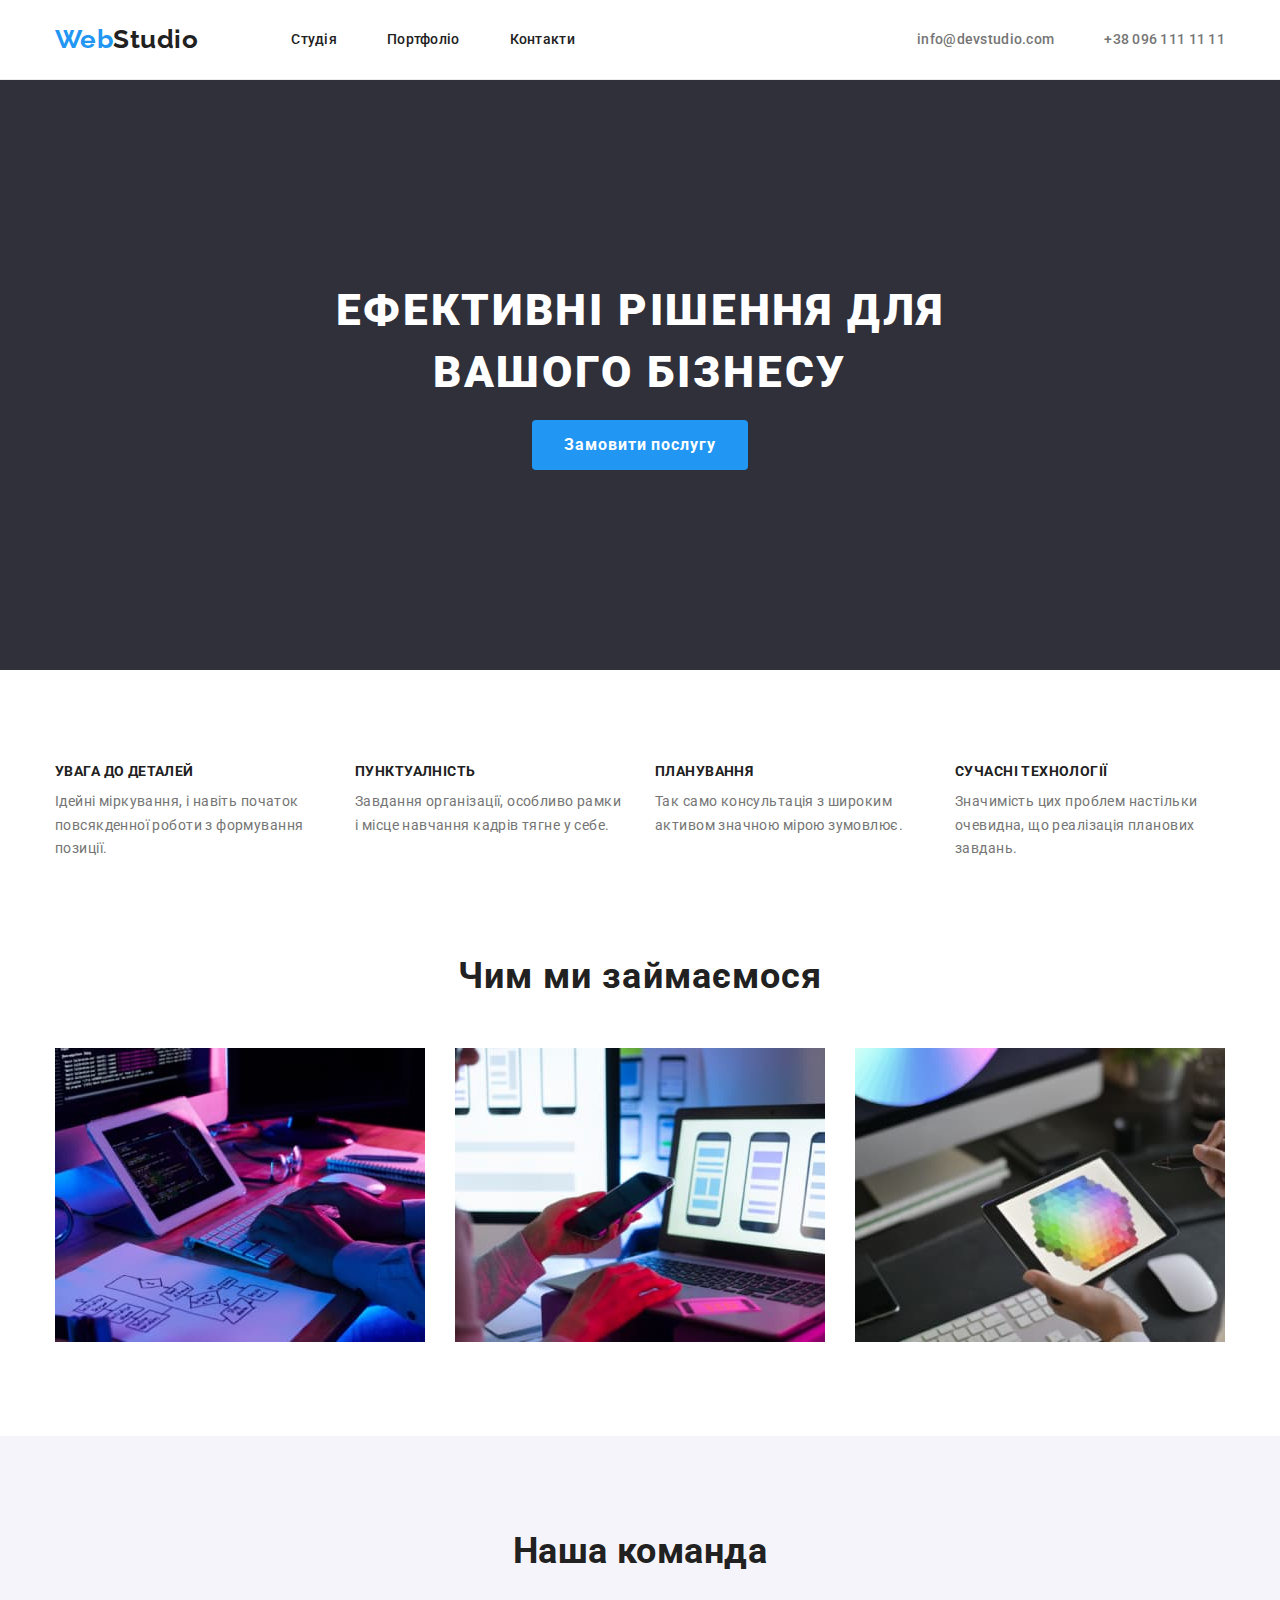
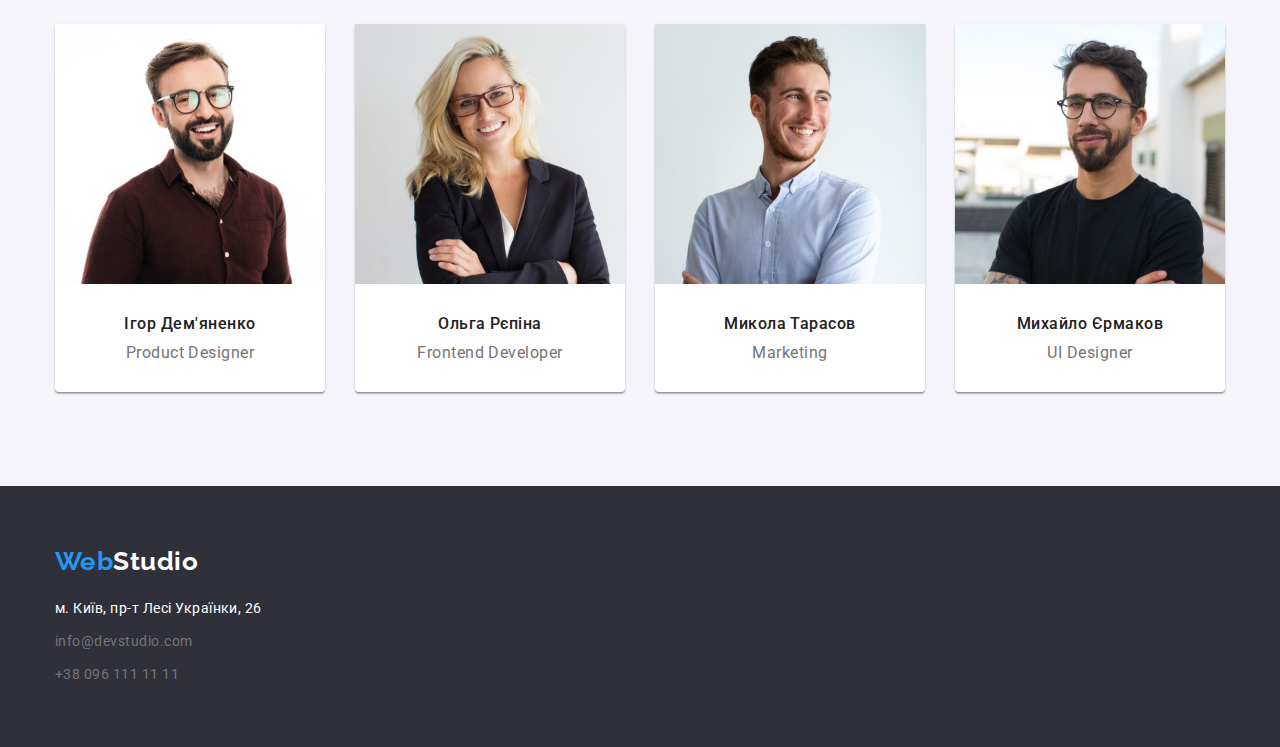
<file: index.html>
<!DOCTYPE html>
<html lang="uk">
  <head>
    <meta charset="UTF-8" />
    <meta http-equiv="X-UA-Compatible" content="IE=edge" />
    <meta name="viewport" content="width=device-width, initial-scale=1.0" />
    <title>WebStudio</title>
    <!--fonts-->
    <link rel="preconnect" href="https://fonts.googleapis.com" />
    <link rel="preconnect" href="https://fonts.gstatic.com" crossorigin />
    <link
      href="https://fonts.googleapis.com/css2?family=Raleway:wght@700&family=Roboto:wght@400;500;700;900&display=swap"
      rel="stylesheet"
    />
    <!--MODERN-NORMALIZE-->
    <link rel="stylesheet" href="./css/modern-normalize.css" />
    <!--styles-->
    <link rel="stylesheet" href="./css/styles.css" />
  </head>
  <body>
    <header class="headr">
      <div class="conteiner hdr-cont">
        <a href="./index.html" class="title hdr-title"><span class="logo">Web</span>Studio</a>
        <nav class="hdr-nav">
          <ul class="hdr-list">
            <li class="item"><a href="./index.html" class="text_line hdr-nav-link">Студія</a></li>
            <li class="item"
              ><a href="./portfolio.html" class="text_line hdr-nav-link">Портфоліо</a></li
            >
            <li class="item"><a href="" class="text_line hdr-nav-link">Контакти</a></li>
          </ul>
        </nav>
        <ul class="listcont hdr-listcont">
          <li
            ><a href="mailto:info@devstudio.com" class="item_cont hdr-contcs"
              >info@devstudio.com</a
            ></li
          >
          <li
            ><a href="tel:+380961111111" class="item_cont_tel hdr-contcs">+38 096 111 11 11</a></li
          >
        </ul>
      </div>
    </header>
    <main>
      <!--section 1-->
      <section class="sections sect">
        <div class="conteiner ">
          <h1 class="subject">Ефективні рішення для вашого бізнесу</h1>
          <button type="button" class="btn">Замовити послугу</button>
        </div>
      </section>

      <!--attention to detail....-->
      <section class="sections">
        <div class="conteiner det-cont">
          <h2 class="visually-hidden">Наші особливості</h2>
          <ul class="det-list">
            <li class="items"
              ><h3 class="subtitle">Увага до деталей</h3
              ><p class="text"
                >Ідейні міркування, і навіть початок повсякденної роботи з формування позиції.</p
              >
            </li>
            <li class="items"
              ><h3 class="subtitle">Пунктуалність</h3
              ><p class="text"
                >Завдання організації, особливо рамки і місце навчання кадрів тягне у себе.</p
              >
            </li>
            <li class="items"
              ><h3 class="subtitle">Планування</h3
              ><p class="text">Так само консультація з широким активом значною мірою зумовлює.</p>
            </li>
            <li class="items"
              ><h3 class="subtitle">Сучасні технології</h3
              ><p class="text"
                >Значимість цих проблем настільки очевидна, що реалізація планових завдань.</p
              >
            </li>
          </ul>
        </div>
      </section>

      <!--what we do-->
      <section class="sections_one">
        <div class="conteiner cont-img">
          <h2 class="heading">Чим ми займаємося</h2>
          <ul class="list-img">
            <li
              ><img
                class="img"
                src="./images/box-1.jpg"
                alt="Алгоритмізуємо та програмуємо"
                width="370"
                height="294"
              />
            </li>
            <li
              ><img
                class="img"
                src="./images/box-2.jpg"
                alt="Mobile додатки"
                width="370"
                height="294"
              />
            </li>
            <li
              ><img
                class="img"
                src="./images/box-3.jpg"
                alt="Підбір графіки"
                width="370"
                height="294"
              />
            </li>
          </ul>
        </div>
      </section>

      <!--Team-->
      <section class="sections sect_two">
        <div class="conteiner">
          <h2 class="heading_team">Наша команда</h2>
          <ul class="list-team">
            <li class="item-team"
              ><img
                class="img"
                src="./images/img.jpg"
                alt="Товариш по команді"
                width="270"
                height="260"
              />
              <div class="team-cont">
              <h3 class="team-name">Ігор Дем'яненко</h3>
              <p class="team-position">Product Designer</p></div></li
            >
            <li class="item-team"
              ><img
                class="img"
                src="./images/img-1.jpg"
                alt="Товариш по команді"
                width="270"
                height="260"
              />
              <div class="team-cont">
              <h3 class="team-name">Ольга Рєпіна</h3>
              <p class="team-position">Frontend Developer</p></div></li
            >
            <li class="item-team"
              ><img
                class="img"
                src="./images/img-2.jpg"
                alt="Товариш по команді"
                width="270"
                height="260"
              /><div class="team-cont">
              <h3 class="team-name">Микола Тарасов</h3> <p class="team-position">Marketing</p></div></li
            >
            <li class="item-team"
              ><img
                class="img"
                src="./images/img-3.jpg"
                alt="Товариш по команді"
                width="270"
                height="260"
              />
              <div class="team-cont"><h3 class="team-name">Михайло Єрмаков</h3>
              <p class="team-position">UI Designer</p></div></li
            >
          
          </ul>
        </div>
      </section>
    </main>
    <footer class="foot">
      <div class="conteiner foot-cont">
        <a href="./index.html" class="title-foot"><span class="logof">Web</span>Studio</a>
        <address class="foot-adress">
          <ul >
            <li class="item-foot"
              ><a
                class="link_foot"
                href="https://goo.gl/maps/Am5QFGTBEeLttjaw7"
                target="_blank"
                rel="noopener noreferrer nofollow"
                >м. Київ, пр-т Лесі Українки, 26</a
              ></li
            >
            <li class="item-foot"
              ><a href="mailto:info@devstudio.com" class="list_cont"
                ><span lang="en">info@devstudio.com</span></a
              ></li
            >
            <li><a href="tel:+380961111111" class="list_cont">+38 096 111 11 11</a></li>
          </ul>
        </address>
      </div>
    </footer>
  </body>
</html>
</file>
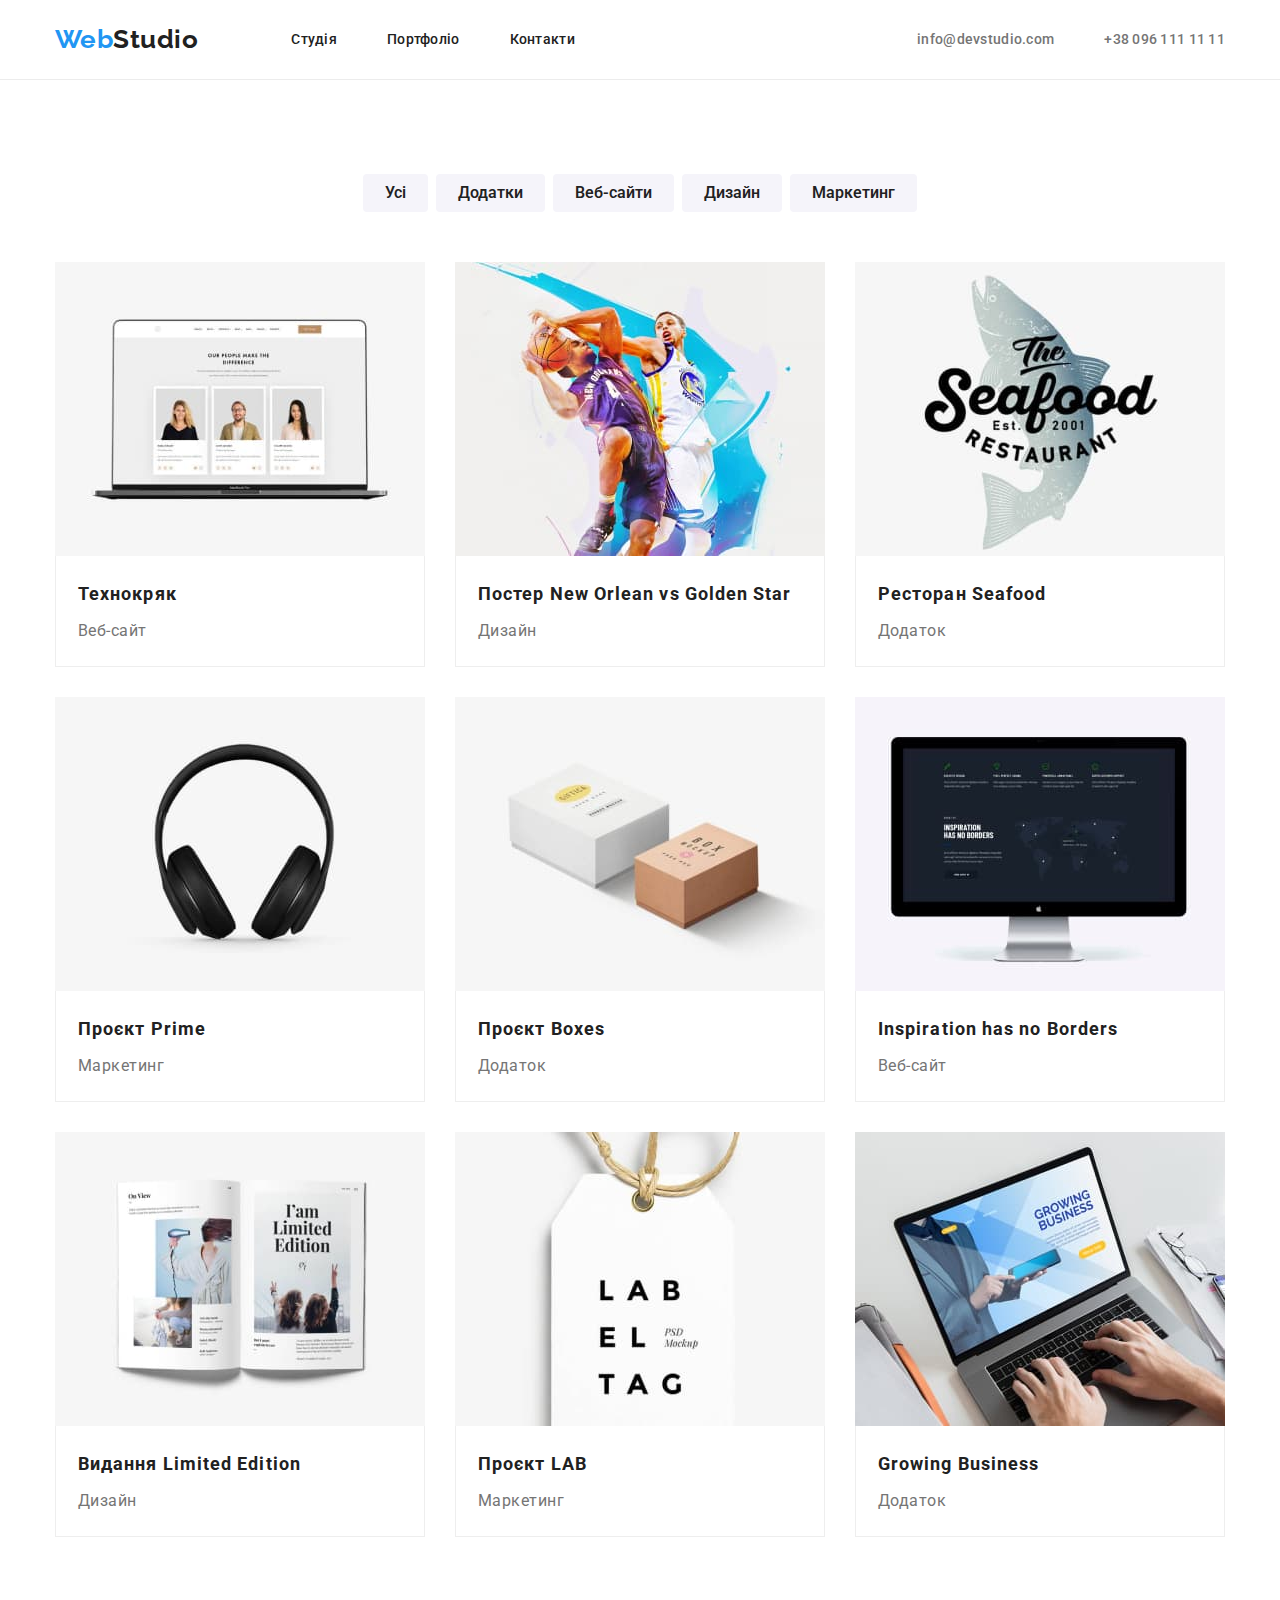
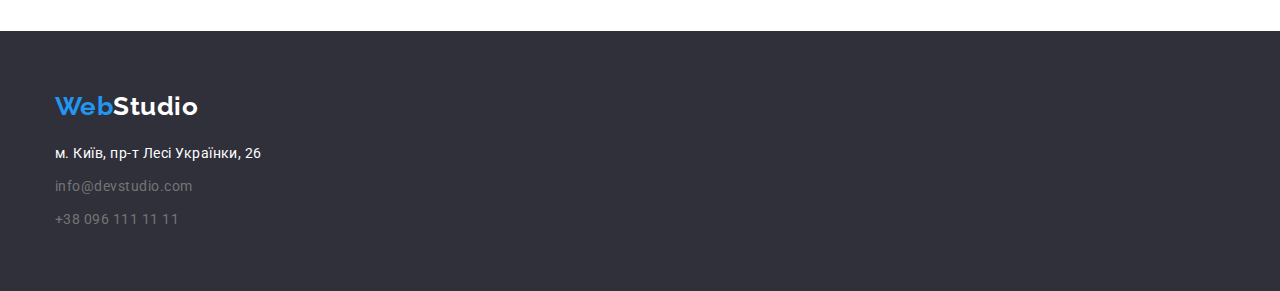
<file: portfolio.html>
<!DOCTYPE html>
<html lang="uk">
  <head>
    <meta charset="UTF-8" />
    <meta http-equiv="X-UA-Compatible" content="IE=edge" />
    <meta name="viewport" content="width=device-width, initial-scale=1.0" />
    <title>WebStudio</title>
    <!--fonts-->
    <link rel="preconnect" href="https://fonts.googleapis.com" />
    <link rel="preconnect" href="https://fonts.gstatic.com" crossorigin />
    <link
      href="https://fonts.googleapis.com/css2?family=Raleway:wght@700&family=Roboto:wght@400;500;700;900&display=swap"
      rel="stylesheet"
    />
    <!--MODERN-NORMALIZE-->
    <link rel="stylesheet" href="./css/modern-normalize.css" />
    <!--Style-->
    <link rel="stylesheet" href="./css/styles.css" />
  </head>
  <body>
    <header class="headr">
      <div class="conteiner hdr-cont">
        <a href="./portfolio.html" class="title hdr-title"
          ><span lang="en"><span class="logo">Web</span>Studio</span></a
        >
        <nav class="hdr-nav">
          <ul class="hdr-list">
            <li class="item"><a href="./index.html" class="text_line hdr-nav-link">Студія</a></li>
            <li class="item"
              ><a href="./portfolio.html" class="text_line hdr-nav-link">Портфоліо</a></li
            >
            <li class="item"><a href="" class="text_line hdr-nav-link">Контакти</a></li>
          </ul>
        </nav>
        <ul class="listcont hdr-listcont">
          <li
            ><a href="mailto:info@devstudio.com" class="item_cont hdr-contcs"
              >info@devstudio.com</a
            ></li
          >
          <li
            ><a href="tel:+380961111111" class="item_cont_tel hdr-contcs">+38 096 111 11 11</a></li
          >
        </ul>
      </div>
    </header>
    <main>
      <!--filters-->
      <section class="sections">
        <div class="conteiner">
          <h1 class="visually-hidden">Усі фільтри</h1>
          <ul class="cont-port-list">
            <li><button type="button" class="buttons">Усі</button></li>
            <li><button type="button" class="buttons">Додатки</button></li>
            <li><button type="button" class="buttons">Веб-сайти</button></li>
            <li><button type="button" class="buttons">Дизайн</button></li>
            <li><button type="button" class="buttons">Маркетинг</button></li>
          </ul>
          <!--projects-->

          <ul class="proj-list">
            <li class="proj-item">
              <img
                class="images"
                src="./images/imgs.jpg"
                alt="Зображення сайту на ноутбуці"
                width="370"
                height="294"
              />
              <div class="proj-img">
                <h2 class="project">Технокряк</h2>
                <p class="uppertitle">Веб-сайт</p></div
              >
            </li>
            <li class="proj-item">
              <img
                class="images"
                src="./images/img1.jpg"
                alt="Баскетболісти"
                width="370"
                height="294"
              /><div class="proj-img">
                <h2 class="project">Постер New Orlean vs Golden Star</h2>
                <p class="uppertitle">Дизайн</p></div
              >
            </li>
            <li class="proj-item">
              <img
                class="images"
                src="./images/img2.jpg"
                alt="Логотип ресторану"
                width="370"
                height="294"
              /><div class="proj-img">
                <h2 class="project">Ресторан Seafood</h2>
                <p class="uppertitle">Додаток</p></div
              >
            </li>
            <li class="proj-item">
              <img class="images" src="./images/img3.jpg" alt="Наушники" width="370" height="294" />
              <div class="proj-img">
                <h2 class="project">Проєкт Prime</h2>
                <p class="uppertitle">Маркетинг</p></div
              >
            </li>
            <li class="proj-item">
              <img class="images" src="./images/img4.jpg" alt="Коробки" width="370" height="294" />
              <div class="proj-img">
                <h2 class="project">Проєкт Boxes</h2>
                <p class="uppertitle">Додаток</p></div
              >
            </li>
            <li class="proj-item">
              <img
                class="images"
                src="./images/img5.jpg"
                alt="Веб-сайт на моніторі"
                width="370"
                height="294"
              /><div class="proj-img">
                <h2 class="project">Inspiration has no Borders</h2>
                <p class="uppertitle">Веб-сайт</p></div
              >
            </li>
            <li class="proj-item">
              <img
                class="images"
                src="./images/img6.jpg"
                alt="Розгорнута книга"
                width="370"
                height="294"
              /><div class="proj-img">
                <h2 class="project">Видання Limited Edition</h2>
                <p class="uppertitle">Дизайн</p></div
              >
            </li>
            <li class="proj-item">
              <img
                class="images"
                src="./images/img7.jpg"
                alt="Брелок з написом"
                width="370"
                height="294"
              /><div class="proj-img">
                <h2 class="project">Проєкт LAB</h2>
                <p class="uppertitle">Маркетинг</p></div
              >
            </li>
            <li class="proj-item">
              <img
                class="images"
                src="./images/img8.jpg"
                alt="Робота за ноутбуком"
                width="370"
                height="294"
              /><div class="proj-img">
                <h2 class="project">Growing Business</h2>
                <p class="uppertitle">Додаток</p></div
              >
            </li>
          </ul>
        </div>
      </section>
    </main>
    <footer class="foot">
      <div class="conteiner foot-cont">
        <a href="./portfolio.html" class="title-foot-port"
          ><span lang="en"><span class="logof">Web</span>Studio</span></a
        >
        <address class="foot-adress">
          <ul>
            <li class="item-foot"
              ><a
                class="link_foot"
                href="https://goo.gl/maps/Am5QFGTBEeLttjaw7"
                target="_blank"
                rel="noopener noreferrer nofollow"
                >м. Київ, пр-т Лесі Українки, 26</a
              ></li
            >
            <li class="item-foot"
              ><a class="list_cont" href="mailto:info@devstudio.com"
                ><span lang="en">info@devstudio.com</span></a
              ></li
            >
            <li><a class="list_cont" href="tel:+380961111111">+38 096 111 11 11</a></li>
          </ul>
        </address>
      </div>
    </footer>
  </body>
</html>
</file>
<file: css/styles.css>
:root {
  /*Fonts */
  --main-font: Roboto Regular, Raleway, sans-serif;
  /* Text colors*/
  --txt-color: #212121;
  --seconds-text: #757575;

  /* Background-color*/
  --button-color: #2196f3;
  --backgfoot-color: #2f303a;
  --backgsection-color: #f5f5f5;
  --section-color: #f5f4fa;
  --header-color: #ffffff;
  /* Others*/
  --focus-color: #188ce8;
  --border-color: #ececec;
  --bords-colors:#EEEEEE;
}

body {
  font-family: 'Roboto', 'Raleway', sans-serif;
  background-color: var(--header-color);
  letter-spacing: 0.03em;
}
/* Reset*/
h1,
h2,
h3,
h4,
h5,
h6,
p,
ul {
  margin: 0;
  padding: 0;
}
img {
  display: block;
  max-width: 100%;
  height: auto;
}

li {
  list-style: none;
  margin: 0;
  padding: 0;
}
.sections {
  padding-top: 94px;
  padding-bottom: 94px;
}
.conteiner {
  width: 1200px;
  padding-left: 15px;
  padding-right: 15px;
  margin-left: auto;
  margin-right: auto;
}

/*   HEADER     */
.headr {
  background-color: var(--header-color);
  border-bottom: 1px solid var(--border-color);
}
.hdr-cont {
  display: flex;
  align-items: center;
}

.hdr-nav {
  margin-right: auto;
}
.hdr-list {
  display: flex;
  gap: 50px;
}
.hdr-listcont {
  display: flex;
  gap: 50px;
}

.hdr-nav-link,
.hdr-contcs {
  display: inline-block;
  padding-top: 32px;
  padding-bottom: 32px;
}
.title {
  margin-right: 93px;
  font-family: 'Raleway', sans-serif;
  font-style: normal;
  font-weight: 700;
  font-size: 26px;
  line-height: 1.2;
  text-decoration: none;
  color: var(--txt-color);
}
.logo {
  color: var(--button-color);
}

.text_line {
  text-decoration: none;
  color: var(--txt-color);
  font-weight: 500;
  font-size: 14px;
  line-height: 1.1;
  letter-spacing: 0.02em;
}
.text_line:hover,
.text_line:focus,
.text_line:active {
  color: var(--button-color);
  border-radius: 4px;
}

.item_cont {
  font-style: normal;
  font-weight: 500;
  font-size: 14px;
  line-height: 1.1;
  letter-spacing: 0.02em;
  color: var(--seconds-text);
  text-decoration: none;
}
.item_cont:hover,
.item_cont:focus {
  color: var(--button-color);
}
.item_cont_tel {
  font-style: normal;
  font-weight: 500;
  font-size: 14px;
  line-height: 1.1;
  letter-spacing: 0.02em;
  text-decoration: none;
  color: var(--seconds-text);
}
.item_cont_tel:hover,
.item_cont_tel:focus {
  color: var(--button-color);
}
/*SECTION-1*/
.sect {
  background-color: var(--backgfoot-color);
  padding-top: 200px;
  padding-bottom: 200px;
}
.subject {
  height: 120px;
  width: 696px;
  margin: auto;
  margin-bottom: 20px;
  font-weight: 900;
  font-size: 44px;
  line-height: 1.4;
  color: var(--header-color);
  text-align: center;
  letter-spacing: 0.06em;
  text-transform: uppercase;
}
.btn {
  font-family: 'Roboto', sans-serif;
  font-weight: 700;
  font-size: 16px;
  line-height: 1.8;
  letter-spacing: 0.06em;
  width: 216px;
  height: 50px;
  display: block;
  margin: auto;
  background-color: var(--button-color);
  color: var(--header-color);
  border: var(--button-color);
  border-radius: 4px;
  cursor: pointer;
}
.btn:hover,
.btn:focus {
  box-shadow: 0px 4px 4px rgba(0, 0, 0, 0.15);
  background-color: var(--focus-color);
  border-radius: 4px;
}

/*detail*/

.det-list {
  display: flex;
  margin: 0;
  gap: 30px;
}
.visually-hidden {
  position: absolute;
  white-space: nowrap;
  width: 1px;
  height: 1px;
  overflow: hidden;
  border: 0;
  padding: 0;
  clip: rect(0 0 0 0);
  clip-path: inset(50%);
  margin: -1px;
}
.items {
  width: 270px;
}

.subtitle {
  margin-bottom: 10px;
  font-weight: 700;
  font-size: 14px;
  line-height: 1.1;
  letter-spacing: 0.03em;
  text-transform: uppercase;
  color: var(--txt-color);
}
.text {
  font-size: 14px;
  line-height: 1.7;
  letter-spacing: 0.03em;
  color: var(--seconds-text);
}

/*we do*/
.sections_one {
  padding-bottom: 94px;
}
.list-img {
  display: flex;
  gap: 30px;
}
.heading {
  font-weight: 700;
  font-size: 36px;
  line-height: 1.2;
  text-align: center;
  margin-bottom: 50px;
  letter-spacing: 0.03em;
  color: var(--txt-color);
}

/*team*/
.sect_two {
  background-color: var(--section-color);
}
.heading_team {
  font-weight: 700;
  font-size: 36px;
  line-height: 1.2;
  text-align: center;
  margin-bottom: 50px;
  color: var(--txt-color);
}
.list-team {
  display: flex;
  gap: 30px;
}
.item-team {
  background-color: var(--header-color);
  box-shadow: 0px 1px 3px rgba(0, 0, 0, 0.12), 0px 1px 1px rgba(0, 0, 0, 0.14),
    0px 2px 1px rgba(0, 0, 0, 0.2);
  border-radius: 0px 0px 4px 4px;
}
.team-cont {
  padding: 30px;
}

.team-name {
  margin-bottom: 10px;
  font-weight: 500;
  font-size: 16px;
  line-height: 1.2;
  text-align: center;
  color: var(--txt-color);
  background-color: var(--header-color);
}
.team-position {
  font-size: 16px;
  line-height: 1.2;
  text-align: center;
  color: var(--seconds-text);
  background-color: var(--header-color);
}

/*foot*/
footer {
  padding-top: 60px;
  padding-bottom: 60px;
}
.foot {
  background-color: var(--backgfoot-color);
}

.foot-adress {
  margin-top: 20px;
}
.title-foot {
  font-family: 'Raleway';
  font-style: normal;
  font-weight: 700;
  font-size: 26px;

  line-height: 1.2;

  text-decoration: none;
  color: var(--header-color);
}
.logof {
  color: var(--button-color);
}

.link_foot {
  font-style: normal;
  font-size: 14px;
  line-height: 1.7;
  text-decoration: none;
  padding-top: 20px;
  color: var(--header-color);
}
.list_cont {
  font-style: normal;
  font-size: 14px;
  line-height: 1.7;
  text-decoration: none;
  color: var(--seconds-text);
}
.list_cont:hover,
.list_cont:focus {
  color: var(--button-color);
}
.item-foot {
  margin-bottom: 9px;
}
/*      PORTOFOLIO        */
.cont-btn {
  width: 1170px;
}
.cont-port-list {
  display: flex;
  gap: 8px;
  justify-content: center;
  margin-bottom: 50px;
}
.buttons {
  font-weight: 550;
  padding-top: 6px;
  padding-bottom: 6px;
  padding-left: 22px;
  padding-right: 22px;
  font-size: 16px;
  line-height: 1.6;
  border: var(--section-color);
  border-radius: 4px;
  background-color: var(--section-color);
  color: var(--txt-color);
  cursor: pointer;
}

.buttons:hover,
.buttons:focus,
.buttons:active {
  box-shadow: 0px 3px 1px rgba(0, 0, 0, 0.1), 0px 1px 2px rgba(0, 0, 0, 0.08),
    0px 2px 2px rgba(0, 0, 0, 0.12);
  border-radius: 4px;
  background-color: var(--button-color);
  border: var(--button-color);
  color: var(--header-color);
}

.proj-list {
  display: flex;
  flex-wrap: wrap;
  gap: 30px;
}
.proj-img {
  padding-left: 22px;
  padding-right: 22px;
  padding-top: 20px;
  padding-bottom: 20px;
  border-left: 1px solid var(--bords-colors);
  border-bottom:1px solid var(--bords-colors);
  border-right:1px solid var(--bords-colors);
}
.project {
  margin-bottom: 4px;
  font-weight: 700;
  font-size: 18px;
  line-height: 36px;
  letter-spacing: 0.06em;
  color: var(--txt-color);
}

.uppertitle {
  font-size: 16px;
  line-height: 30px;

  color: var(--seconds-text);
}

/* footer*/
.title-foot-port {
  font-family: 'Raleway';
  font-style: normal;
  font-weight: 700;
  font-size: 26px;
  line-height: 31px;

  text-decoration: none;
  color: var(--header-color);
}
</file>
